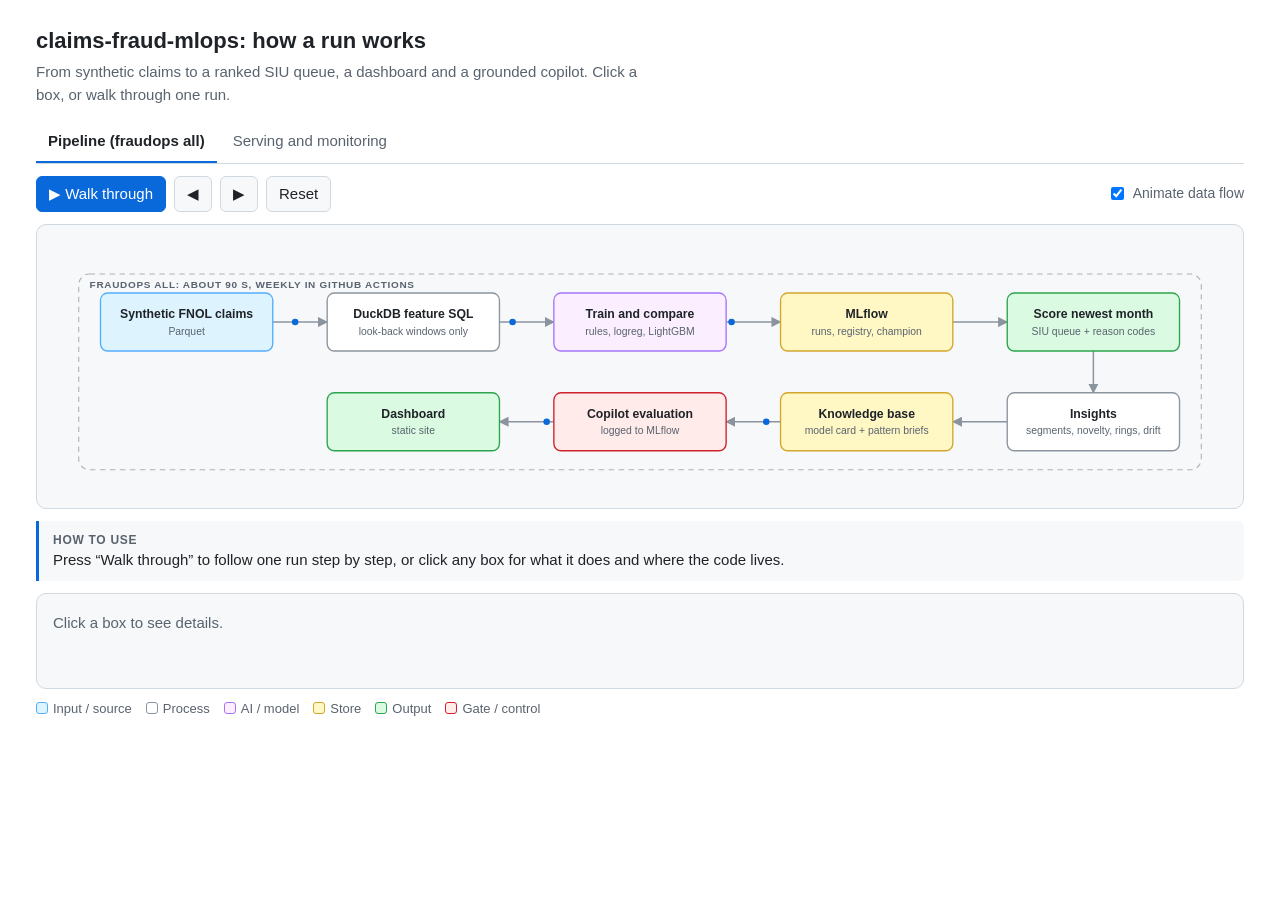
<file: site/diagram.html>
<!doctype html>
<html lang="en">
<head>
<meta charset="utf-8">
<meta name="viewport" content="width=device-width, initial-scale=1">
<title>claims-fraud-mlops: how a run works</title>
<style>
:root{
  --bg:#ffffff; --panel:#f6f8fa; --ink:#1f2328; --muted:#59636e; --line:#d1d9e0;
  --edge:#8b949e; --accent:#0969da; --flow:#0969da;
  --source:#ddf4ff; --source-b:#54aeff;
  --process:#ffffff; --process-b:#8c959f;
  --store:#fff8c5; --store-b:#d4a72c;
  --output:#dafbe1; --output-b:#2da44e;
  --gate:#ffebe9; --gate-b:#cf222e;
  --ai:#fbefff; --ai-b:#a475f9;
  --group:#8c959f;
}
@media (prefers-color-scheme: dark){
  :root:not([data-theme="light"]){
    --bg:#0d1117; --panel:#161b22; --ink:#e6edf3; --muted:#9198a1; --line:#30363d;
    --edge:#6e7681; --accent:#4493f8; --flow:#58a6ff;
    --source:#0c2d6b; --source-b:#388bfd;
    --process:#161b22; --process-b:#6e7681;
    --store:#3a2d00; --store-b:#bb8009;
    --output:#0f2d1a; --output-b:#2ea043;
    --gate:#3d1418; --gate-b:#f85149;
    --ai:#271a4d; --ai-b:#a371f7;
    --group:#6e7681;
  }
}
:root[data-theme="dark"]{
  --bg:#0d1117; --panel:#161b22; --ink:#e6edf3; --muted:#9198a1; --line:#30363d;
  --edge:#6e7681; --accent:#4493f8; --flow:#58a6ff;
  --source:#0c2d6b; --source-b:#388bfd;
  --process:#161b22; --process-b:#6e7681;
  --store:#3a2d00; --store-b:#bb8009;
  --output:#0f2d1a; --output-b:#2ea043;
  --gate:#3d1418; --gate-b:#f85149;
  --ai:#271a4d; --ai-b:#a371f7;
  --group:#6e7681;
}
*{box-sizing:border-box}
body{margin:0;background:var(--bg);color:var(--ink);font:15px/1.5 -apple-system,BlinkMacSystemFont,"Segoe UI",Helvetica,Arial,sans-serif}
.wrap{max-width:1240px;margin:0 auto;padding:24px 16px 48px}
h1{font-size:22px;margin:0 0 4px}
.sub{color:var(--muted);margin:0 0 16px;max-width:75ch}
.bar{display:flex;flex-wrap:wrap;gap:8px;align-items:center;margin:12px 0}
.tabs{display:flex;gap:4px;border-bottom:1px solid var(--line);margin-top:8px;flex-wrap:wrap}
.tab{background:none;border:0;border-bottom:2px solid transparent;color:var(--muted);padding:8px 12px;font:inherit;cursor:pointer}
.tab[aria-selected="true"]{color:var(--ink);border-bottom-color:var(--accent);font-weight:600}
button.btn{background:var(--panel);color:var(--ink);border:1px solid var(--line);border-radius:6px;padding:6px 12px;font:inherit;cursor:pointer}
button.btn:hover{border-color:var(--accent)}
button.btn.primary{background:var(--accent);border-color:var(--accent);color:#fff}
button:focus-visible,.node:focus-visible{outline:2px solid var(--accent);outline-offset:2px}
label.chk{color:var(--muted);display:flex;gap:6px;align-items:center;margin-left:auto;font-size:14px}
.canvas{border:1px solid var(--line);border-radius:10px;background:var(--panel);overflow:auto}
svg{display:block;width:100%;height:auto;min-width:640px}
.caption{min-height:3.2em;margin:12px 0;padding:10px 14px;border-left:3px solid var(--accent);background:var(--panel);border-radius:0 6px 6px 0}
.caption b{display:block;font-size:12px;letter-spacing:.06em;text-transform:uppercase;color:var(--muted)}
.detail{border:1px solid var(--line);border-radius:10px;padding:14px 16px;background:var(--panel);min-height:96px}
.detail h2{margin:0 0 4px;font-size:16px}
.detail p{margin:4px 0;color:var(--ink)}
.detail .hint{color:var(--muted)}
.detail a{color:var(--accent)}
.detail code{background:var(--bg);border:1px solid var(--line);border-radius:4px;padding:1px 5px;font-size:13px}
.legend{display:flex;gap:14px;flex-wrap:wrap;color:var(--muted);font-size:13px;margin-top:10px}
.legend i{display:inline-block;width:12px;height:12px;border-radius:3px;border:1.5px solid;margin-right:5px;vertical-align:-1px}
/* svg */
.node rect{stroke-width:1.5;rx:8}
.node{cursor:pointer;transition:opacity .2s}
.node text{pointer-events:none}
.node .l{font-size:13.5px;font-weight:600;fill:var(--ink)}
.node .s{font-size:11.5px;fill:var(--muted)}
.k-source rect{fill:var(--source);stroke:var(--source-b)}
.k-process rect{fill:var(--process);stroke:var(--process-b)}
.k-store rect{fill:var(--store);stroke:var(--store-b)}
.k-output rect{fill:var(--output);stroke:var(--output-b)}
.k-gate rect{fill:var(--gate);stroke:var(--gate-b)}
.k-ai rect{fill:var(--ai);stroke:var(--ai-b)}
.node.sel rect{stroke-width:3;stroke:var(--accent)}
.edge{fill:none;stroke:var(--edge);stroke-width:1.6;transition:opacity .2s,stroke .2s}
.edge.dash{stroke-dasharray:5 4}
.elabel{font-size:11px;fill:var(--muted);paint-order:stroke;stroke:var(--panel);stroke-width:4px;stroke-linejoin:round;transition:opacity .2s}
.grp{fill:none;stroke:var(--group);stroke-dasharray:6 5;stroke-width:1.2;rx:12;opacity:.7}
.glabel{font-size:11px;font-weight:700;letter-spacing:.07em;fill:var(--muted);text-transform:uppercase}
.dim{opacity:.3}
.hot .edge,.edge.hot{stroke:var(--flow);stroke-width:2.4}
.particle{fill:var(--flow)}
@media (prefers-reduced-motion: reduce){.particle{display:none}}
</style>
</head>
<body>
<div class="wrap">
  <h1 id="title"></h1>
  <p class="sub" id="subtitle"></p>
  <div class="tabs" id="tabs" role="tablist"></div>
  <div class="bar">
    <button class="btn primary" id="play">▶ Walk through</button>
    <button class="btn" id="prev" aria-label="Previous step">◀</button>
    <button class="btn" id="next" aria-label="Next step">▶</button>
    <button class="btn" id="reset">Reset</button>
    <label class="chk"><input type="checkbox" id="flow" checked> Animate data flow</label>
  </div>
  <div class="canvas"><svg id="svg" role="img"></svg></div>
  <div class="caption" id="caption"><b>How to use</b>Press “Walk through” to follow one run step by step, or click any box for what it does and where the code lives.</div>
  <div class="detail" id="detail"><p class="hint">Click a box to see details.</p></div>
  <div class="legend" id="legend"></div>
</div>
<script>
const SPEC = {"title": "claims-fraud-mlops: how a run works", "subtitle": "From synthetic claims to a ranked SIU queue, a dashboard and a grounded copilot. Click a box, or walk through one run.", "repoUrl": "https://github.com/jma-repo/claims-fraud-mlops", "views": [{"label": "Pipeline (fraudops all)", "cw": 250, "nw": 190, "groups": [{"label": "fraudops all: about 90 s, weekly in GitHub Actions", "c1": 0, "r1": 0, "c2": 4, "r2": 1}], "nodes": [{"id": "G", "c": 0, "r": 0, "label": "Synthetic FNOL claims", "sub": "Parquet", "kind": "source", "desc": "First-notice-of-loss claims generated with controlled fraud patterns, written to Parquet.", "file": "src/fraudops/generate.py", "facts": ""}, {"id": "F", "c": 1, "r": 0, "label": "DuckDB feature SQL", "sub": "look-back windows only", "kind": "process", "desc": "Features come from SQL that only looks backwards in time, so nothing from the future leaks into training. The API runs the same SQL online.", "file": "src/fraudops/features.py", "facts": ""}, {"id": "T", "c": 2, "r": 0, "label": "Train and compare", "sub": "rules, logreg, LightGBM", "kind": "ai", "desc": "The red-flag scorecard, logistic regression and LightGBM are compared on the same split. A text model reads adjuster notes.", "file": "src/fraudops/train.py", "facts": ""}, {"id": "R", "c": 3, "r": 0, "label": "MLflow", "sub": "runs, registry, champion", "kind": "store", "desc": "Every run is logged. A champion/challenger gate decides which model holds the `champion` alias.", "file": "src/fraudops/mlflow_model.py", "facts": ""}, {"id": "S", "c": 4, "r": 0, "label": "Score newest month", "sub": "SIU queue + reason codes", "kind": "output", "desc": "Ranks claims by expected net saving: `P(fraud) × claimed amount × recovery rate − investigation cost`, within capacity, skipping files with a negative expected saving. Each row gets reason codes (SHAP, matched note terms).", "file": "src/fraudops/score.py", "facts": ""}, {"id": "I", "c": 4, "r": 1, "label": "Insights", "sub": "segments, novelty, rings, drift", "kind": "process", "desc": "Looks for what the model cannot know: drift (PSI and tail ratio), claim kinds that suddenly became common, and rings linked by shared phones and addresses.", "file": "src/fraudops/insights.py", "facts": ""}, {"id": "K", "c": 3, "r": 1, "label": "Knowledge base", "sub": "model card + pattern briefs", "kind": "store", "desc": "The SIU's own policies, the model card and this run's pattern briefs, chunked and indexed for the copilot.", "file": "src/fraudops/rag/knowledge.py", "facts": ""}, {"id": "E", "c": 2, "r": 1, "label": "Copilot evaluation", "sub": "logged to MLflow", "kind": "gate", "desc": "A fixed question set checks that the copilot answers with sources and refuses what the knowledge base does not cover. Results are logged to MLflow.", "file": "src/fraudops/rag/evaluate.py", "facts": ""}, {"id": "D", "c": 1, "r": 1, "label": "Dashboard", "sub": "static site", "kind": "output", "desc": "Self-contained HTML in `site/`, published to GitHub Pages.", "file": "src/fraudops/report", "facts": ""}], "edges": [{"from": "G", "to": "F", "label": ""}, {"from": "F", "to": "T", "label": ""}, {"from": "T", "to": "R", "label": ""}, {"from": "R", "to": "S", "label": ""}, {"from": "S", "to": "I", "label": ""}, {"from": "I", "to": "K", "label": ""}, {"from": "K", "to": "E", "label": ""}, {"from": "E", "to": "D", "label": ""}], "steps": [{"title": "Generate", "text": "Synthetic FNOL claims are written to Parquet.", "nodes": ["G"], "edges": []}, {"title": "Features", "text": "DuckDB SQL builds features with **look-back windows only**. The serving API reuses the same SQL.", "nodes": ["G", "F"], "edges": ["G>F"]}, {"title": "Train and compare", "text": "The red-flag rules, logistic regression and LightGBM are scored on the same split.", "nodes": ["F", "T"], "edges": ["F>T"]}, {"title": "Registry", "text": "Runs and metrics go to MLflow. The champion/challenger gate decides who holds the `champion` alias.", "nodes": ["T", "R"], "edges": ["T>R"]}, {"title": "Score", "text": "The champion scores the newest month. Claims are ranked by **expected net saving**, not raw fraud probability.", "nodes": ["R", "S"], "edges": ["R>S"]}, {"title": "Insights", "text": "Drift, novel claim kinds and linked rings: the things a trained model cannot know about.", "nodes": ["S", "I"], "edges": ["S>I"]}, {"title": "Knowledge base", "text": "Model card and pattern briefs join the SIU policies in the copilot's index.", "nodes": ["I", "K"], "edges": ["I>K"]}, {"title": "Evaluate and publish", "text": "The copilot is evaluated, then the dashboard is built.", "nodes": ["K", "E", "D"], "edges": ["K>E", "E>D"]}]}, {"label": "Serving and monitoring", "cw": 310, "nw": 190, "ch": 105, "groups": [{"label": "Docker: FastAPI, read-only, non-root", "c1": 1, "r1": 0, "c2": 1, "r2": 2}], "nodes": [{"id": "S", "c": 0, "r": 0, "label": "Scoring artifacts", "sub": "artifacts/", "kind": "store", "desc": "Output of the scoring step.", "file": "", "facts": ""}, {"id": "K", "c": 0, "r": 1, "label": "Vector index", "sub": "DuckDB vectors + BM25", "kind": "store", "desc": "Built from the knowledge base.", "file": "", "facts": ""}, {"id": "M0", "c": 0, "r": 2, "label": "Service metrics", "sub": "requests, latency, scores", "kind": "process", "desc": "Counters and histograms exposed by the API.", "file": "", "facts": ""}, {"id": "A", "c": 1, "r": 0, "label": "/api/score", "sub": "same feature SQL online", "kind": "process", "desc": "Scores a single claim with the same DuckDB feature SQL used in training.", "file": "src/fraudops/api/app.py", "facts": ""}, {"id": "C", "c": 1, "r": 1, "label": "/api/copilot/ask", "sub": "hybrid retrieval + guardrails", "kind": "ai", "desc": "BM25 plus vector search, a grounded prompt, and guardrails that refuse questions the knowledge base does not cover.", "file": "src/fraudops/rag/copilot.py", "facts": ""}, {"id": "M", "c": 1, "r": 2, "label": "/metrics", "sub": "Prometheus format", "kind": "process", "desc": "Scraped by Prometheus.", "file": "", "facts": ""}, {"id": "L", "c": 2, "r": 1, "label": "LM Studio", "sub": "Qwen2.5-3B, nomic-embed", "kind": "ai", "desc": "Local OpenAI-compatible server. Nothing goes to a hosted API.", "file": "src/fraudops/rag/llm.py", "facts": ""}, {"id": "P", "c": 2, "r": 2, "label": "Prometheus", "sub": "", "kind": "process", "desc": "Scrapes `/metrics`.", "file": "", "facts": ""}, {"id": "GF", "c": 3, "r": 2, "label": "Grafana", "sub": "provisioned dashboard", "kind": "output", "desc": "Dashboard provisioned from files in the repo.", "file": "", "facts": ""}, {"id": "D", "c": 1, "r": 3, "label": "Dashboard", "sub": "static site", "kind": "output", "desc": "Built by the pipeline.", "file": "", "facts": ""}, {"id": "GP", "c": 2, "r": 3, "label": "GitHub Pages", "sub": "", "kind": "output", "desc": "Published by the Pages workflow.", "file": "", "facts": ""}], "edges": [{"from": "S", "to": "A", "label": ""}, {"from": "K", "to": "C", "label": "vector index"}, {"from": "M0", "to": "M", "label": "", "noflow": true}, {"from": "C", "to": "L", "label": "this machine only"}, {"from": "M", "to": "P", "label": "scrape"}, {"from": "P", "to": "GF", "label": ""}, {"from": "D", "to": "GP", "label": ""}], "steps": [{"title": "Score a claim", "text": "`/api/score` loads the pipeline's artifacts and computes features with the same SQL used in training.", "nodes": ["S", "A"], "edges": ["S>A"]}, {"title": "Ask the copilot", "text": "`/api/copilot/ask` retrieves from the vector index, applies guardrails, and calls a model on **this machine only**.", "nodes": ["K", "C", "L"], "edges": ["K>C", "C>L"]}, {"title": "Monitor", "text": "`/metrics` is scraped by Prometheus and shown in a provisioned Grafana dashboard.", "nodes": ["M", "P", "GF"], "edges": ["M>P", "P>GF"]}, {"title": "Publish", "text": "The static dashboard is deployed to GitHub Pages.", "nodes": ["D", "GP"], "edges": ["D>GP"]}]}]};
const NS = "http://www.w3.org/2000/svg";
const $ = id => document.getElementById(id);
const KINDS = {source:"Input / source", process:"Process", store:"Store", output:"Output", gate:"Gate / control", ai:"AI / model"};
let view, vi = 0, step = -1, timer = null, selected = null;

function el(name, attrs = {}, parent) {
  const e = document.createElementNS(NS, name);
  for (const k in attrs) e.setAttribute(k, attrs[k]);
  if (parent) parent.appendChild(e);
  return e;
}
function esc(s){return String(s).replace(/[&<>]/g,c=>({"&":"&amp;","<":"&lt;",">":"&gt;"}[c]))}
function md(s){return esc(s).replace(/`([^`]+)`/g,"<code>$1</code>").replace(/\*\*([^*]+)\*\*/g,"<b>$1</b>")}

$("title").textContent = SPEC.title;
$("subtitle").textContent = SPEC.subtitle;
const tabs = $("tabs");
SPEC.views.forEach((v, i) => {
  const b = document.createElement("button");
  b.className = "tab"; b.role = "tab"; b.textContent = v.label;
  b.onclick = () => { stop(); vi = i; render(); };
  tabs.appendChild(b);
});
const used = new Set();
SPEC.views.forEach(v => v.nodes.forEach(n => used.add(n.kind || "process")));
$("legend").innerHTML = [...used].map(k => `<span><i style="background:var(--${k});border-color:var(--${k}-b)"></i>${KINDS[k]}</span>`).join("");

function geom(v) {
  const cw = v.cw || 250, ch = v.ch || 110, nw = v.nw || 188, nh = v.nh || 64, pad = 40, top = v.top ?? 12;
  const pos = {};
  v.nodes.forEach(n => {
    const w = (n.w || 1) * cw - (cw - nw);
    pos[n.id] = {x: pad + n.c * cw + (cw - nw) / 2, y: pad + top + n.r * ch + (ch - nh) / 2, w, h: nh};
  });
  const maxC = Math.max(...v.nodes.map(n => n.c + (n.w || 1)));
  const maxR = Math.max(...v.nodes.map(n => n.r)) + 1;
  return {pos, W: pad * 2 + maxC * cw, H: pad * 2 + top + maxR * ch + (v.extraH || 0), cw, ch, pad, top};
}
function anchor(p, side, off = 0) {
  switch (side) {
    case "r": return [p.x + p.w, p.y + p.h / 2 + off, 1, 0];
    case "l": return [p.x, p.y + p.h / 2 + off, -1, 0];
    case "t": return [p.x + p.w / 2 + off, p.y, 0, -1];
    default:  return [p.x + p.w / 2 + off, p.y + p.h, 0, 1];
  }
}
function defaultSides(a, b) {
  const dc = b.x - a.x, dr = b.y - a.y;
  if (Math.abs(dc) > 40) return dc > 0 ? ["r", "l"] : ["l", "r"];
  return dr > 0 ? ["b", "t"] : ["t", "b"];
}
function edgePath(e, pos) {
  const A = pos[e.from], B = pos[e.to];
  const [s0, s1] = e.sides ? e.sides.split("") : defaultSides(A, B);
  const a = anchor(A, s0, e.off || 0), b = anchor(B, s1, e.off2 ?? 0);
  const d = Math.max(36, Math.hypot(a[0] - b[0], a[1] - b[1]) / 2.4) + (e.bend || 0);
  const c1 = [a[0] + a[2] * d, a[1] + a[3] * d], c2 = [b[0] + b[2] * d, b[1] + b[3] * d];
  const mid = [(a[0] + 3 * c1[0] + 3 * c2[0] + b[0]) / 8, (a[1] + 3 * c1[1] + 3 * c2[1] + b[1]) / 8];
  return {d: `M${a[0]},${a[1]} C${c1[0]},${c1[1]} ${c2[0]},${c2[1]} ${b[0]},${b[1]}`, mid};
}

function render() {
  view = SPEC.views[vi]; step = -1; selected = null;
  [...tabs.children].forEach((b, i) => b.setAttribute("aria-selected", i === vi));
  const g = geom(view), svg = $("svg");
  svg.innerHTML = ""; svg.setAttribute("viewBox", `0 0 ${g.W} ${g.H}`);
  svg.setAttribute("aria-label", view.label + " diagram");
  const defs = el("defs", {}, svg);
  const mk = el("marker", {id: "ah", viewBox: "0 0 10 10", refX: 9, refY: 5, markerWidth: 7, markerHeight: 7, orient: "auto-start-reverse"}, defs);
  el("path", {d: "M0,0 L10,5 L0,10 z", fill: "var(--edge)"}, mk);
  const mk2 = el("marker", {id: "ahh", viewBox: "0 0 10 10", refX: 9, refY: 5, markerWidth: 7, markerHeight: 7, orient: "auto-start-reverse"}, defs);
  el("path", {d: "M0,0 L10,5 L0,10 z", fill: "var(--flow)"}, mk2);

  (view.groups || []).forEach(gr => {
    const x = g.pad + gr.c1 * g.cw + 6, y = g.pad + g.top + gr.r1 * g.ch + 2;
    const w = (gr.c2 - gr.c1 + 1) * g.cw - 12, h = (gr.r2 - gr.r1 + 1) * g.ch - 4;
    el("rect", {class: "grp", x, y, width: w, height: h}, svg);
    const t = el("text", {class: "glabel", x: x + 12, y: y + 16}, svg); t.textContent = gr.label;
  });

  const edgeEls = {}, labelEls = {};
  const eg = el("g", {}, svg), pg = el("g", {}, svg);
  view.edges.forEach((e, i) => {
    e.id = e.from + ">" + e.to + (e.key ? ":" + e.key : "");
    const {d, mid} = edgePath(e, g.pos);
    const p = el("path", {class: "edge" + (e.dash ? " dash" : ""), d, "marker-end": "url(#ah)", id: "e" + i}, eg);
    edgeEls[e.id] = p;
    if (e.label) {
      const t = el("text", {class: "elabel", x: mid[0], y: mid[1] + 4, "text-anchor": "middle"}, eg);
      t.textContent = e.label; labelEls[e.id] = t;
    }
    e._d = d;
  });
  const nodeEls = {};
  view.nodes.forEach(n => {
    const p = g.pos[n.id];
    const grp = el("g", {class: "node k-" + (n.kind || "process"), tabindex: 0, role: "button", "aria-label": n.label + ". " + (n.sub || "")}, svg);
    el("rect", {x: p.x, y: p.y, width: p.w, height: p.h}, grp);
    const l = el("text", {class: "l", x: p.x + p.w / 2, y: p.y + (n.sub ? p.h / 2 - 4 : p.h / 2 + 5), "text-anchor": "middle"}, grp);
    l.textContent = n.label;
    if (n.sub) { const s = el("text", {class: "s", x: p.x + p.w / 2, y: p.y + p.h / 2 + 14, "text-anchor": "middle"}, grp); s.textContent = n.sub; }
    grp.onclick = () => select(n.id);
    grp.onkeydown = ev => { if (ev.key === "Enter" || ev.key === " ") { ev.preventDefault(); select(n.id); } };
    grp.onmouseenter = () => { if (step < 0 && !selected) hover(n.id); };
    grp.onmouseleave = () => { if (step < 0 && !selected) clearHL(); };
    nodeEls[n.id] = grp;
  });
  view._els = {nodeEls, edgeEls, labelEls, pg};
  buildParticles();
  clearHL(); showCaption(null);
  $("detail").innerHTML = `<p class="hint">${view.hint || "Click a box to see details."}</p>`;
  $("prev").disabled = $("next").disabled = !(view.steps && view.steps.length);
  $("play").style.display = $("prev").style.display = $("next").style.display = $("reset").style.display = (view.steps && view.steps.length) ? "" : "none";
}

function buildParticles() {
  const {pg} = view._els; pg.innerHTML = "";
  if (!$("flow").checked) return;
  view.edges.forEach((e, i) => {
    if (e.noflow) return;
    const c = el("circle", {r: 3.6, class: "particle", "data-e": e.id}, pg);
    const am = el("animateMotion", {dur: (2.6 + (i % 4) * .35) + "s", repeatCount: "indefinite", begin: (i * .37 % 2) + "s"}, c);
    const mp = el("mpath", {}, am); mp.setAttributeNS("http://www.w3.org/1999/xlink", "href", "#e" + i);
  });
}
$("flow").onchange = () => { buildParticles(); applyParticleState(); };

function activeSets() {
  if (step >= 0) { const s = view.steps[step]; return {n: new Set(s.nodes || []), e: new Set((s.edges || []))}; }
  if (selected) {
    const n = new Set([selected]), e = new Set();
    view.edges.forEach(x => { if (x.from === selected || x.to === selected) { e.add(x.id); n.add(x.from); n.add(x.to); } });
    return {n, e};
  }
  return null;
}
function applyHL(set) {
  const {nodeEls, edgeEls, labelEls} = view._els;
  for (const id in nodeEls) nodeEls[id].classList.toggle("dim", !!set && !set.n.has(id));
  for (const id in edgeEls) {
    const on = !set || set.e.has(id);
    edgeEls[id].classList.toggle("dim", !on);
    edgeEls[id].classList.toggle("hot", !!set && on);
    edgeEls[id].setAttribute("marker-end", set && on ? "url(#ahh)" : "url(#ah)");
    if (labelEls[id]) labelEls[id].classList.toggle("dim", !on);
  }
  applyParticleState(set);
}
function applyParticleState(set = activeSets()) {
  view._els.pg.querySelectorAll("circle").forEach(c => { c.style.opacity = set && !set.e.has(c.dataset.e) ? 0 : 1; });
}
function hover(id) {
  const n = new Set([id]), e = new Set();
  view.edges.forEach(x => { if (x.from === id || x.to === id) { e.add(x.id); n.add(x.from); n.add(x.to); } });
  applyHL({n, e});
}
function clearHL() { applyHL(activeSets()); }

function select(id) {
  const n = view.nodes.find(x => x.id === id);
  selected = selected === id ? null : id;
  Object.entries(view._els.nodeEls).forEach(([k, g]) => g.classList.toggle("sel", k === selected));
  if (step >= 0) { stop(true); }
  clearHL();
  if (!selected) { $("detail").innerHTML = `<p class="hint">Click a box to see details.</p>`; return; }
  const ins = view.edges.filter(e => e.to === id).map(e => view.nodes.find(x => x.id === e.from).label);
  const outs = view.edges.filter(e => e.from === id).map(e => view.nodes.find(x => x.id === e.to).label);
  let h = `<h2>${esc(n.label)}</h2>`;
  if (n.desc) h += `<p>${md(n.desc)}</p>`;
  if (n.facts) h += `<p>${md(n.facts)}</p>`;
  if (ins.length || outs.length) h += `<p class="hint">${ins.length ? "From: " + esc(ins.join(", ")) : ""}${ins.length && outs.length ? " · " : ""}${outs.length ? "To: " + esc(outs.join(", ")) : ""}</p>`;
  if (n.file) h += `<p>Code: <a href="${SPEC.repoUrl}/blob/main/${n.file}" target="_blank" rel="noopener"><code>${esc(n.file)}</code></a></p>`;
  $("detail").innerHTML = h;
}

function showCaption(i) {
  const c = $("caption");
  if (i === null || i < 0) { c.innerHTML = `<b>How to use</b>Press “Walk through” to follow one run step by step, or click any box for what it does and where the code lives.`; return; }
  const s = view.steps[i];
  c.innerHTML = `<b>Step ${i + 1} of ${view.steps.length} · ${esc(s.title)}</b>${md(s.text)}`;
}
function go(i) {
  const n = view.steps.length;
  step = (i + n) % n; selected = null;
  Object.values(view._els.nodeEls).forEach(g => g.classList.remove("sel"));
  view.steps[step].edges = (view.steps[step].edges || []);
  applyHL(activeSets()); showCaption(step);
}
function stop(keepHL) {
  clearInterval(timer); timer = null; $("play").textContent = "▶ Walk through";
  if (!keepHL) { step = -1; clearHL(); showCaption(null); } else { step = -1; showCaption(null); }
}
$("play").onclick = () => {
  if (timer) { stop(true); return; }
  $("play").textContent = "⏸ Pause";
  go(step < 0 ? 0 : step + 1);
  timer = setInterval(() => go(step + 1), 3800);
};
$("next").onclick = () => { clearInterval(timer); timer = null; $("play").textContent = "▶ Walk through"; go(step + 1); };
$("prev").onclick = () => { clearInterval(timer); timer = null; $("play").textContent = "▶ Walk through"; go(step < 0 ? view.steps.length - 1 : step - 1); };
$("reset").onclick = () => { stop(); selected = null; Object.values(view._els.nodeEls).forEach(g => g.classList.remove("sel")); clearHL(); $("detail").innerHTML = `<p class="hint">Click a box to see details.</p>`; };
render();
</script>
</body>
</html>
</file>
